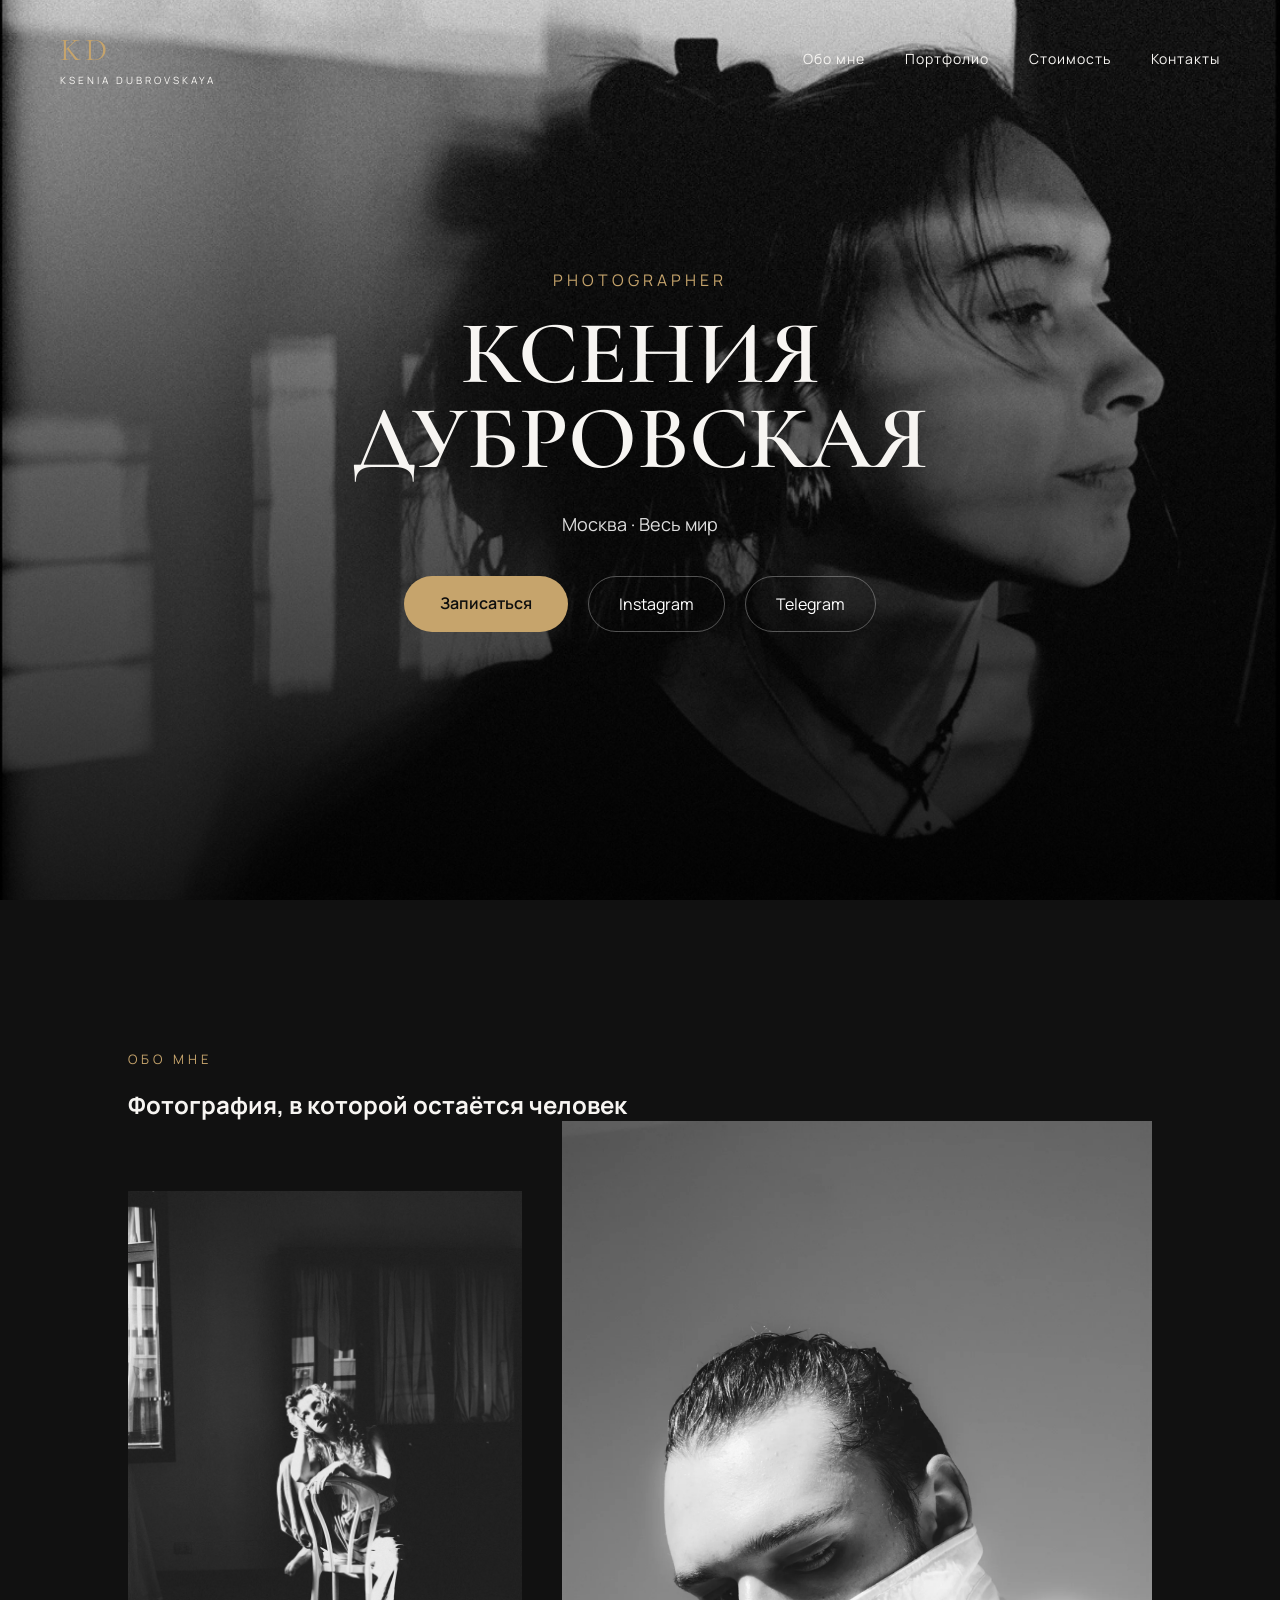
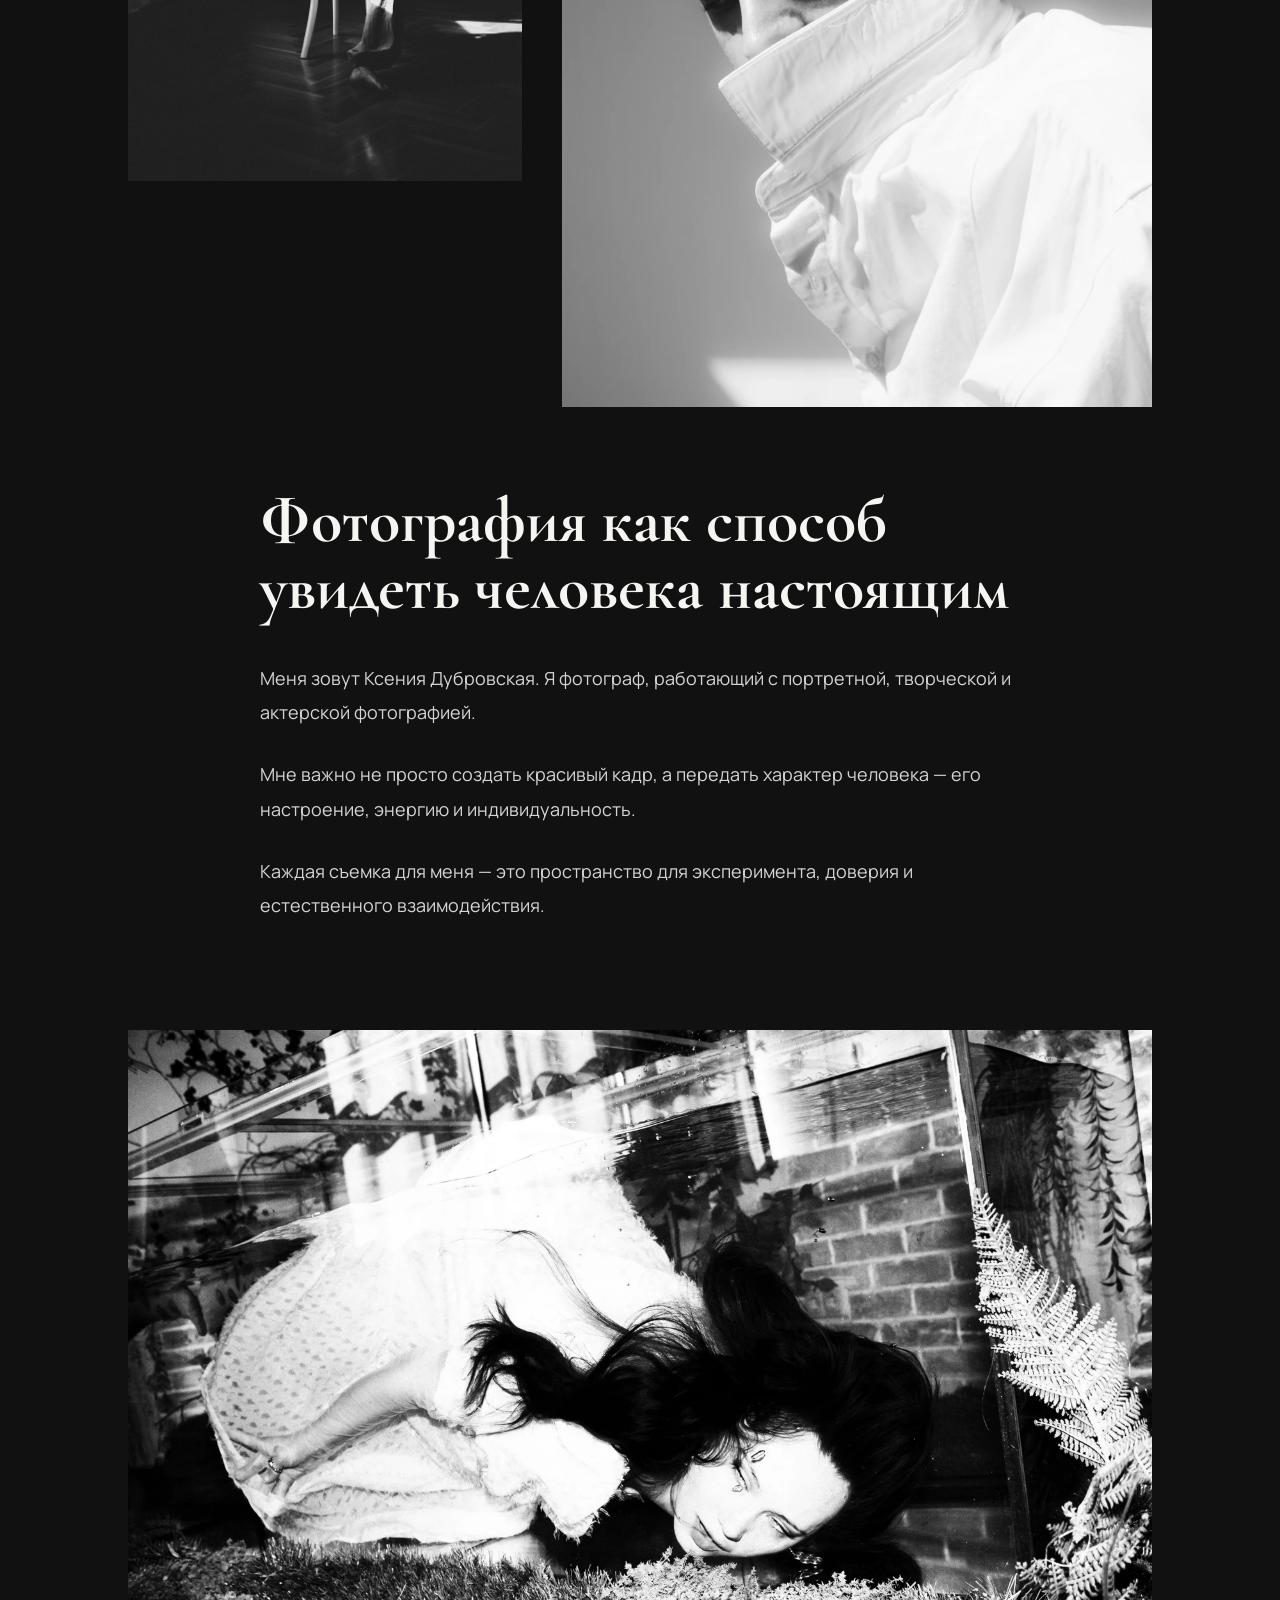
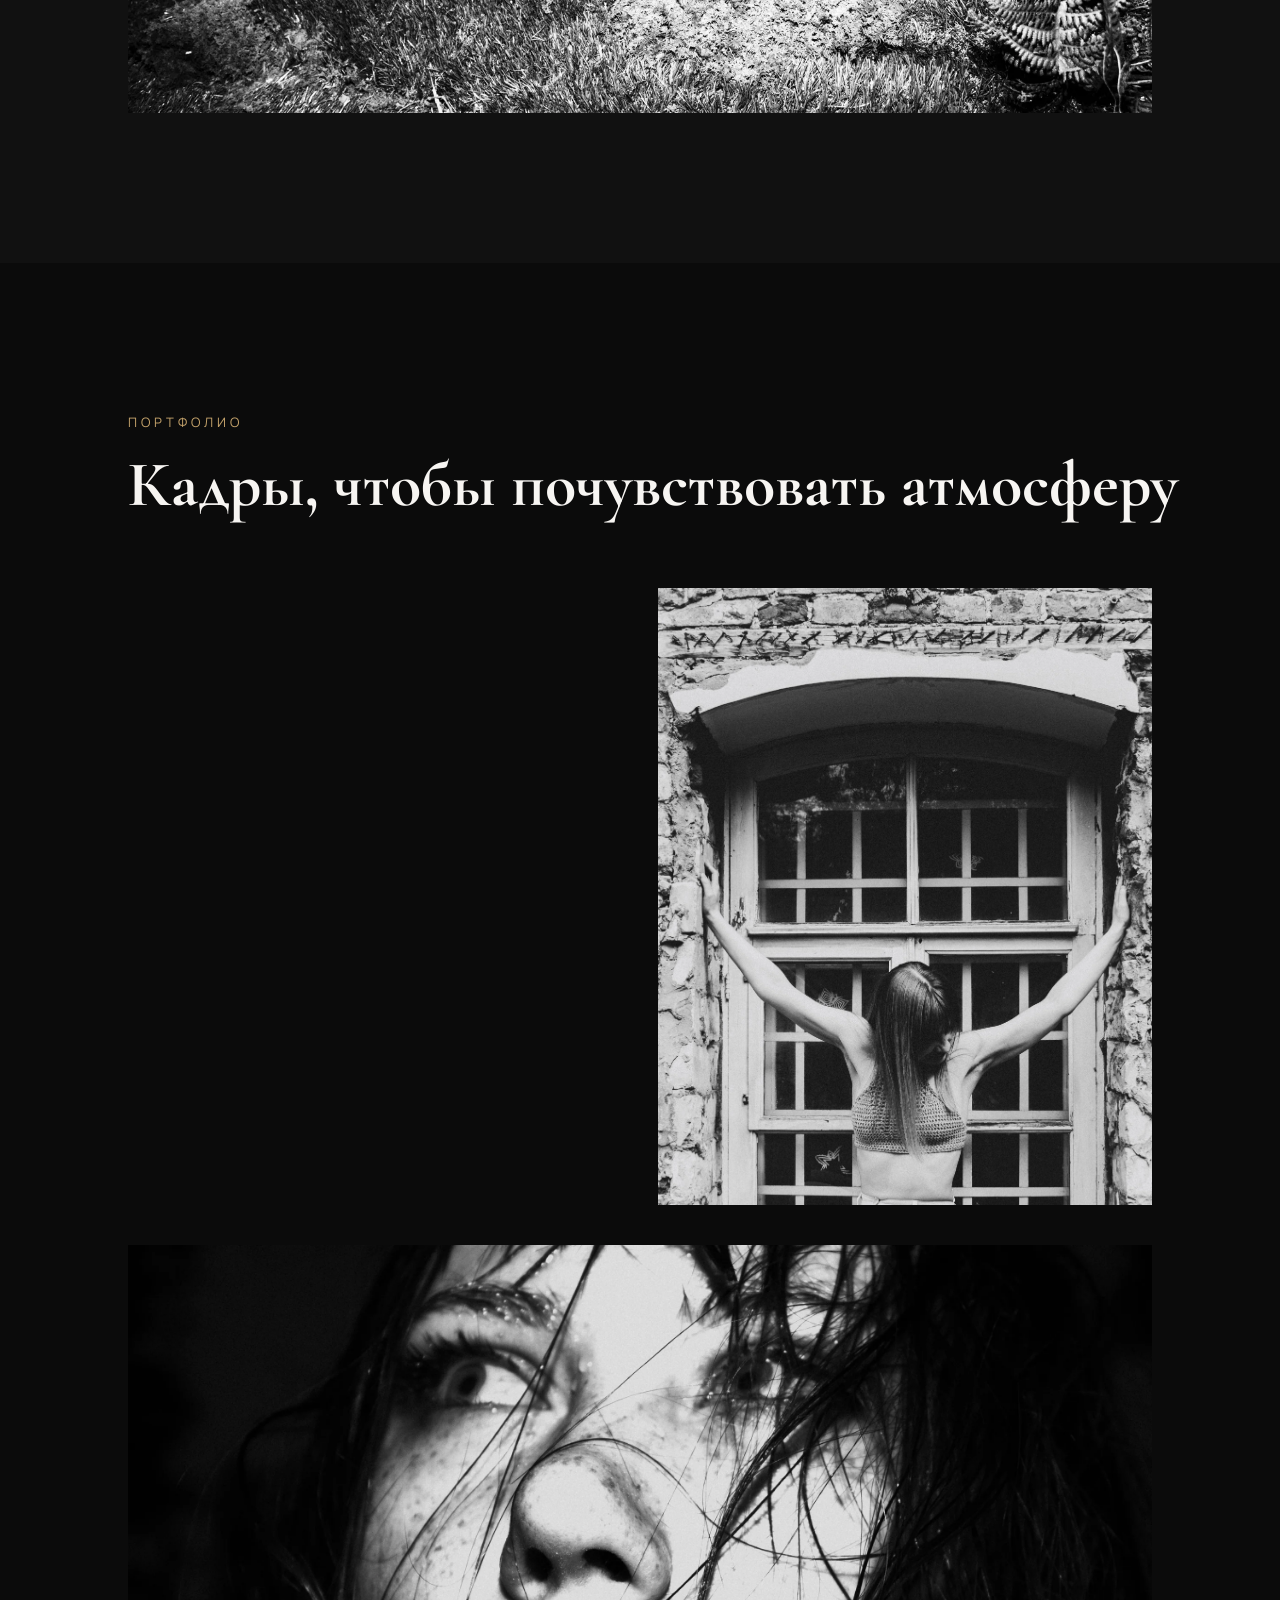
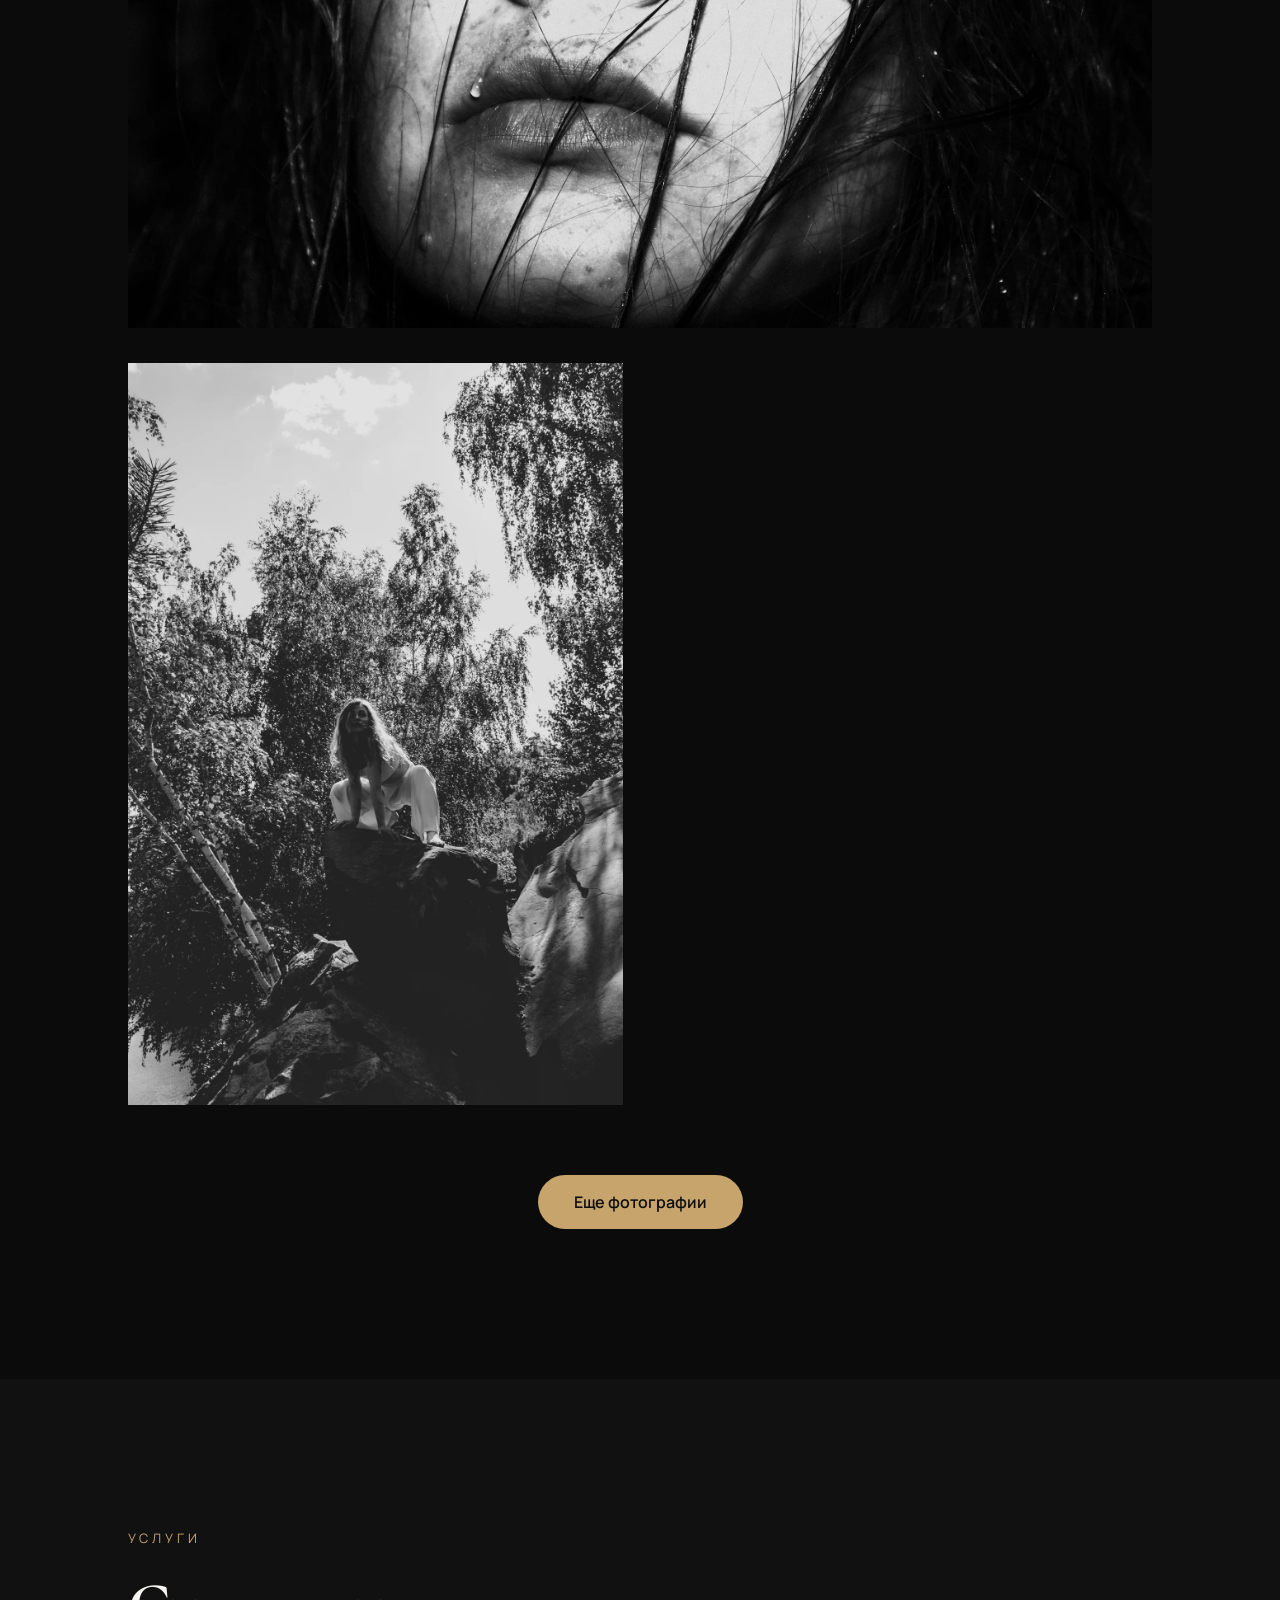
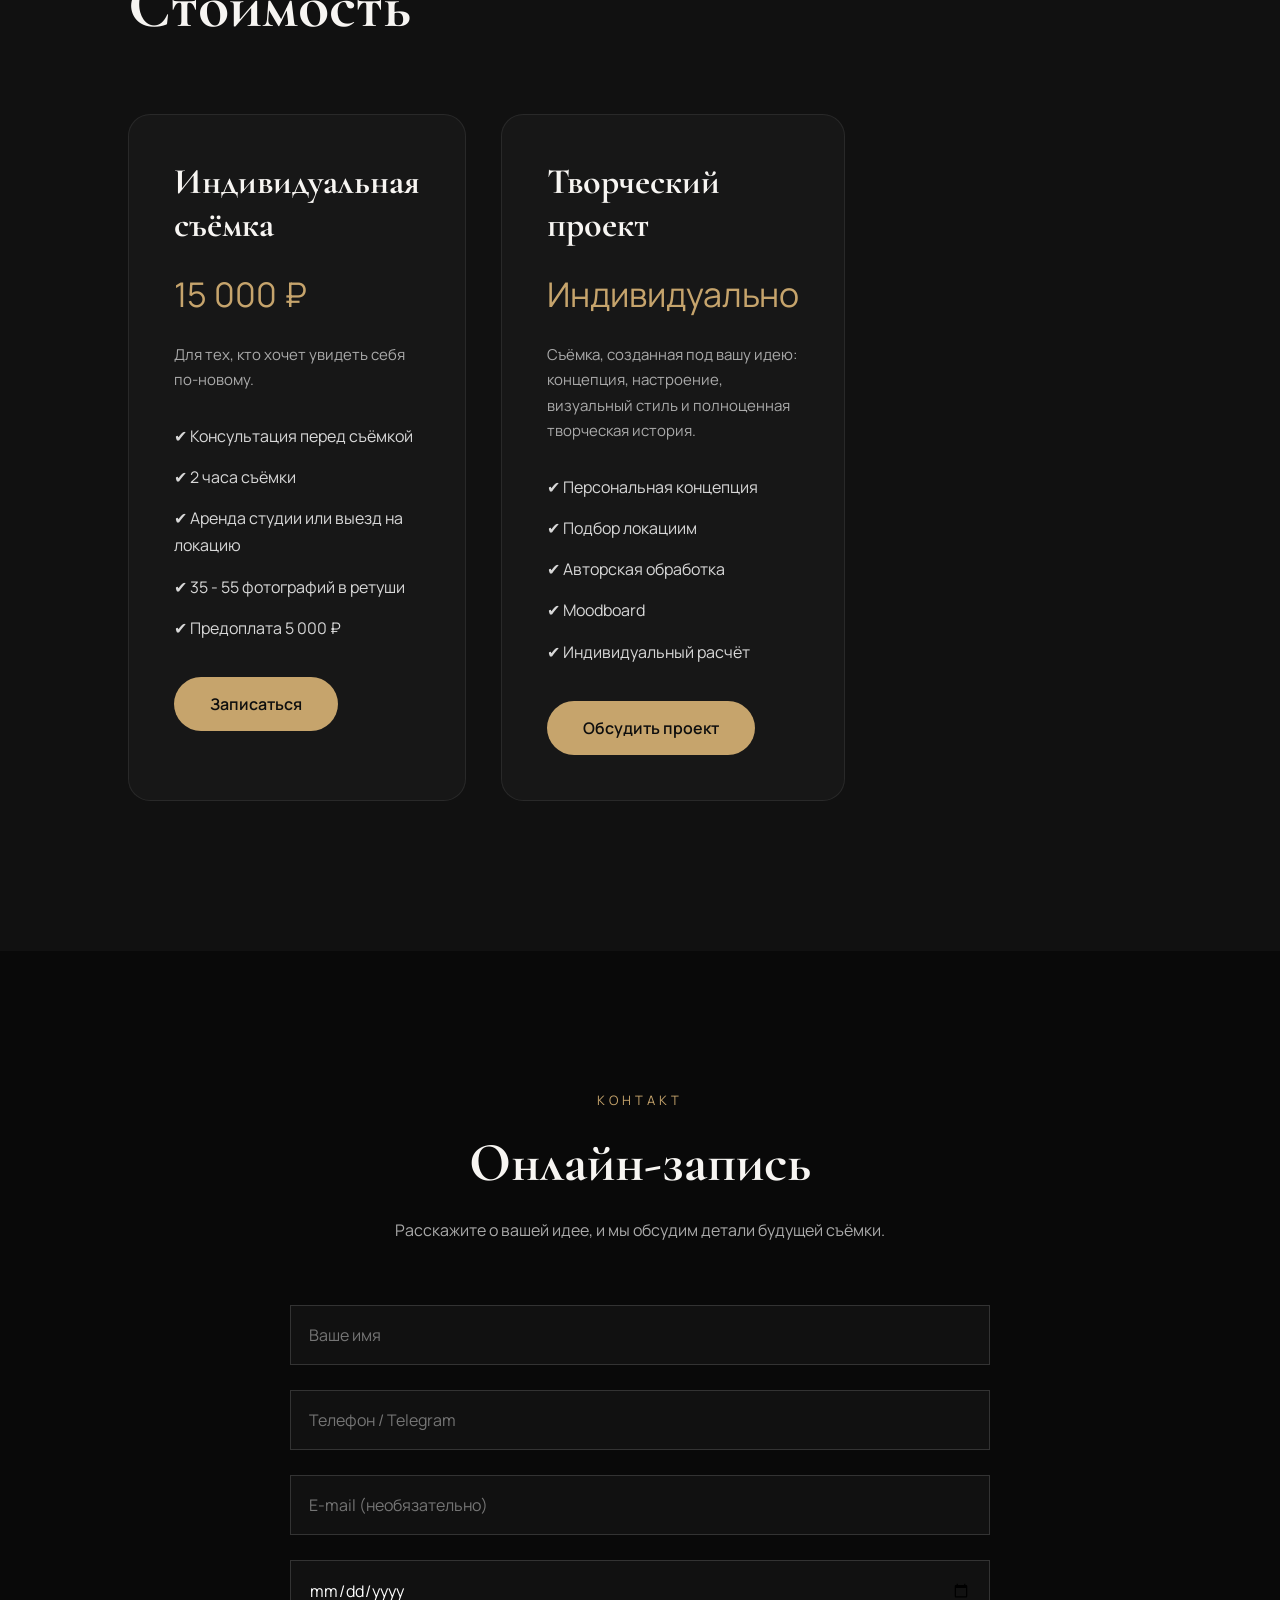
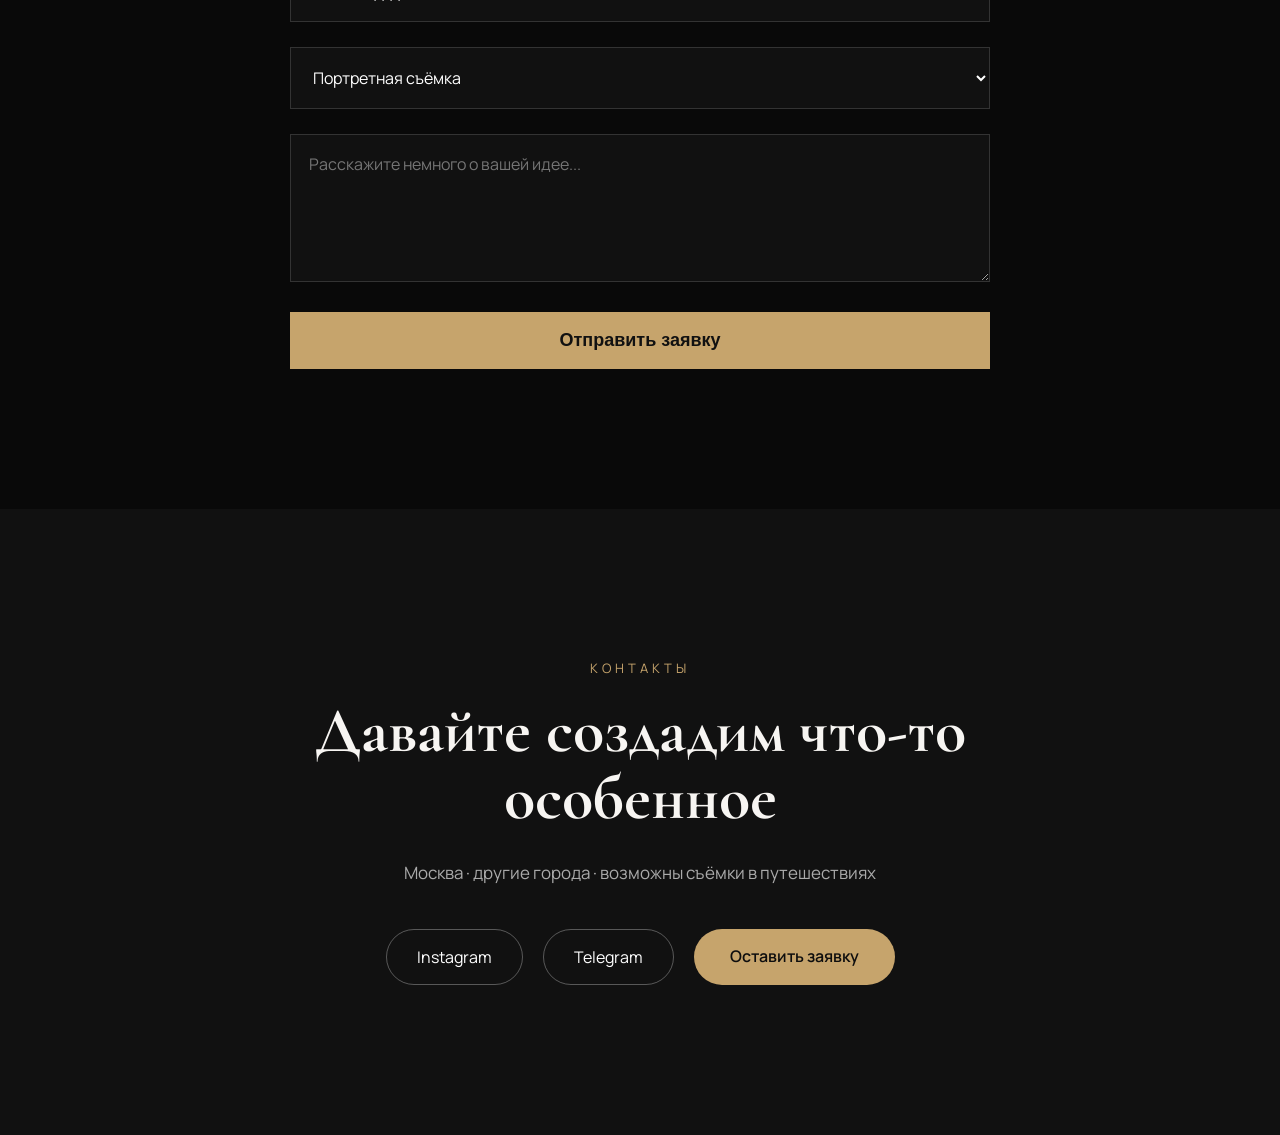
<file: index.html>
<!DOCTYPE html>
<html lang="ru">

<head>

    <meta charset="UTF-8">

    <meta
        name="viewport"
        content="width=device-width, initial-scale=1.0"
    >

    <link
    rel="preload"
    as="image"
    href="assets/hero/hero.webp"
    fetchpriority="high"
>

    <title>
        Ксения Дубровская | Creative Photographer
    </title>

    <meta
        name="description"
        content="Ксения Дубровская — творческая, портретная и актерская фотография. Москва и другие города."
    >

    <!-- AOS Animation -->

    <link
        rel="stylesheet"
        href="https://unpkg.com/aos@2.3.4/dist/aos.css"
    >

    <!-- Main CSS -->

    <link
        rel="stylesheet"
        href="css/style.css"
    >

    <!-- Google Fonts -->

    <link
        rel="preconnect"
        href="https://fonts.googleapis.com"
    >

    <link
        rel="preconnect"
        href="https://fonts.gstatic.com"
        crossorigin
    >

    <link
        href="https://fonts.googleapis.com/css2?family=Cormorant+Garamond:wght@400;500;600;700&family=Manrope:wght@300;400;500;600&display=swap"
        rel="stylesheet"
    >

</head>


<body>


<!-- =========================
     HEADER
========================= -->

<header class="header">

    <div class="logo">

        <span class="logo-kd">
            KD
        </span>

        <span class="logo-name">
            KSENIA DUBROVSKAYA
        </span>

    </div>


    <nav>

        <a href="#about">
            Обо мне
        </a>

        <a href="portfolio.html">
            Портфолио
        </a>

        <a href="#prices">
            Стоимость
        </a>

        <a href="#contacts">
            Контакты
        </a>

    </nav>

</header>



<!-- =========================
     HERO
========================= -->

<section class="hero">

    <div class="overlay"></div>


    <div
        class="hero-content"
        data-aos="fade-up"
    >

        <p class="subtitle">
            Photographer
        </p>


        <h1>

            КСЕНИЯ
            <br>
            ДУБРОВСКАЯ

        </h1>


        <p class="city">

            Москва · Весь мир

        </p>


        <div class="buttons">

            <a
                href="#booking"
                class="btn"
            >
                Записаться
            </a>


            <a
                href="https://www.instagram.com/dubrovskenia"
                target="_blank"
                rel="noopener noreferrer"
                class="social"
            >
                Instagram
            </a>


            <a
                href="https://t.me/shkseen"
                target="_blank"
                rel="noopener noreferrer"
                class="social"
            >
                Telegram
            </a>

        </div>

    </div>

</section>



<!-- =========================
     ABOUT
========================= -->

<section
    id="about"
    class="about"
>

    <div class="container">


        <p class="section-subtitle">
            ОБО МНЕ
        </p>


        <h2 data-aos="fade-up">
            Фотография,
            в которой остаётся человек
        </h2>


       <div class="about-editorial">

    <!-- TWO PHOTOS ABOVE TEXT -->

    <div class="about-top-photos">

        <div
            class="about-photo about-photo-01"
            data-aos="fade-up"
        >
            <img
                src="assets/about/about-01.webp"
                alt="Ксения Дубrovская — творческая фотография"
            >
        </div>

        <div
            class="about-photo about-photo-02"
            data-aos="fade-up"
        >
            <img
                src="assets/about/about-02.webp"
                alt="Ксения Дубrovская — фотограф"
            >
        </div>

    </div>


    <!-- TEXT -->

    <div
        class="about-text"
        data-aos="fade-up"
    >

        <h2>
            Фотография как способ
            увидеть человека настоящим
        </h2>

        <p>
            Меня зовут Ксения Дубровская.
            
            Я фотограф, работающий с портретной,
            творческой и актерской фотографией.
        </p>

        <p>
            Мне важно не просто создать красивый кадр,
            а передать характер человека — его настроение,
            энергию и индивидуальность.
        </p>

        <p>
            Каждая съемка для меня — это пространство
            для эксперимента, доверия и естественного
            взаимодействия.
        </p>

    </div>


    <!-- PHOTO BELOW TEXT -->

    <div
        class="about-photo about-photo-03"
        data-aos="fade-up"
    >

        <img
            src="assets/about/about-03.webp"
            alt="Творческая фотография Ксении Дубровской"
            loading="lazy"
    decoding="async"
        >

    </div>

</div>
</div>
    </div>

</section>



<!-- =========================
     PORTFOLIO PREVIEW
========================= -->

<section
    id="portfolio"
    class="portfolio"
>

    <div class="container">


        <p class="section-subtitle">
            ПОРТФОЛИО
        </p>


        <div
            class="portfolio-intro"
            data-aos="fade-up"
        >

            <h2>
                Кадры,
                чтобы почувствовать атмосферу
            </h2>


           

        </div>


        <!-- THREE PHOTOS -->

        <div class="portfolio-preview">

    <!-- TWO PHOTOS -->

    <div class="portfolio-row portfolio-row-two">

        <div class="portfolio-item" data-aos="fade-up">
            <img
                src="assets/gallery/01.webp"
                alt="Творческая фотография"
                loading="lazy"
    decoding="async"
            >
        </div>

        <div class="portfolio-item" data-aos="fade-up">
            <img
                src="assets/gallery/02.webp"
                alt="Творческая фотография"
                loading="lazy"
    decoding="async"
            >
        </div>

    </div>


    <!-- ONE PHOTO -->

    <div
        class="portfolio-item portfolio-item-large"
        data-aos="fade-up"
    >

        <img
            src="assets/gallery/03.webp"
            alt="Творческая фотография"
            loading="lazy"
    decoding="async"
        >

    </div>


    <!-- TWO PHOTOS -->

    <div class="portfolio-row portfolio-row-two">

        <div class="portfolio-item" data-aos="fade-up">

            <img
                src="assets/gallery/04.webp"
                alt="Творческая фотография"
                loading="lazy"
    decoding="async"
            >

        </div>

        <div class="portfolio-item" data-aos="fade-up">

            <img
                src="assets/gallery/05.webp"
                alt="Творческая фотография"
                loading="lazy"
    decoding="async"
            >

        </div>

    </div>

</div>


        <div
            class="portfolio-link"
            data-aos="fade-up"
        >

            <a
                href="portfolio.html"
                class="btn"
            >
                Еще фотографии
            </a>

        </div>

    </div>

</section>



<!-- =========================
     PRICES
========================= -->

<section
    id="prices"
    class="prices"
>

    <div class="container">


        <p class="section-subtitle">
            УСЛУГИ
        </p>


        <h2 data-aos="fade-up">
            Стоимость 
        </h2>


        <div class="price-grid">


            <!-- PORTRAIT -->

            <div
                class="price-card"
                data-aos="fade-up"
            >

                <h3>
                    Индивидуальная съёмка
                </h3>


                <div class="price">
                     15 000 ₽
                </div>


                <p class="price-description">
                    Для тех, кто хочет увидеть себя
                    по-новому.
                </p>


                <ul>

                    <li>
                        ✔ Консультация перед съёмкой
                    </li>

                     <li>
                        ✔ 2 часа съёмки
                    </li>

                    <li>
                          ✔ Аренда студии или выезд на локацию
                    </li>
                                               
                    <li>
                        ✔ 35 - 55 фотографий в ретуши
                    </li>

                    <li>
                         ✔ Предоплата 5 000 ₽
                    </li>

                                   
                </ul>


                <a
                    href="#booking"
                    class="btn"
                >
                    Записаться
                </a>

            </div>



            



            <!-- CREATIVE -->

            <div
                class="price-card"
                data-aos="fade-up"
            >

                <h3>
                    Творческий проект
                </h3>


                <div class="price">
                    Индивидуально
                </div>


                <p class="price-description">
                    Съёмка, созданная под вашу идею:
                    концепция, настроение, визуальный
                    стиль и полноценная творческая история.
                </p>


                <ul>

                    <li>
                        ✔ Персональная концепция
                    </li>

                    <li>
                        ✔ Подбор локациим
                    </li>

                    <li>
                        ✔ Авторская обработка
                    </li>

                    <li>
                        ✔ Moodboard
                    </li>

                    <li>
                        ✔ Индивидуальный расчёт
                    </li>

                </ul>


                <a
                    href="#booking"
                    class="btn"
                >
                    Обсудить проект
                </a>

            </div>


        </div>

    </div>

</section>



<!-- =========================
     BOOKING
========================= -->

<section
    id="booking"
    class="booking"
>

    <div
        class="booking-container"
        data-aos="fade-up"
    >


        <p class="section-subtitle">
            КОНТАКТ
        </p>


        <h2>
            Онлайн-запись
        </h2>


        <p class="booking-subtitle">
            Расскажите о вашей идее,
            и мы обсудим детали будущей съёмки.
        </p>


        <form id="bookingForm">


            <div class="input-group">

                <input
                    type="text"
                    id="name"
                    placeholder="Ваше имя"
                    required
                >

            </div>


            <div class="input-group">

                <input
                    type="tel"
                    id="phone"
                    placeholder="Телефон / Telegram"
                    required
                >

            </div>


            <div class="input-group">

                <input
                    type="email"
                    id="email"
                    placeholder="E-mail (необязательно)"
                >

            </div>


            <div class="input-group">

                <input
                    type="date"
                    id="date"
                >

            </div>


            <div class="input-group">

                <select id="service">

                    <option>
                        Портретная съёмка
                    </option>

                    <option>
                        Fashion
                    </option>

                    <option>
                        Lifestyle
                    </option>

                    <option>
                        Актёрское портфолио
                    </option>

                    <option>
                        Творческий проект
                    </option>

                    <option>
                        Другое
                    </option>

                </select>

            </div>


            <div class="input-group">

                <textarea
                    id="message"
                    rows="5"
                    placeholder="Расскажите немного о вашей идее..."
                ></textarea>

            </div>


            <button
                class="booking-btn"
                type="submit"
            >
                Отправить заявку
            </button>


        </form>


        <p
            id="successMessage"
            class="success-message"
        >
            Спасибо! Я свяжусь с вами совсем скоро.
        </p>


    </div>

</section>



<!-- =========================
     CONTACTS
========================= -->

<section
    id="contacts"
    class="contacts"
>

    <div class="container">

        <p class="section-subtitle">
            КОНТАКТЫ
        </p>


        <h2 data-aos="fade-up">
            Давайте создадим
            что-то особенное
        </h2>


        <p data-aos="fade-up">
            Москва · другие города · возможны съёмки
            в путешествиях
        </p>


        <div
            class="buttons"
            data-aos="fade-up"
        >

            <a
                href="https://www.instagram.com/dubrovskenia"
                target="_blank"
                rel="noopener noreferrer"
                class="social"
            >
                Instagram
            </a>


            <a
                href="https://t.me/shkseen"
                target="_blank"
                rel="noopener noreferrer"
                class="social"
            >
                Telegram
            </a>


            <a
                href="#booking"
                class="btn"
            >
                Оставить заявку
            </a>

        </div>

    </div>

</section>



<!-- =========================
     SCRIPTS
========================= -->

<script src="https://unpkg.com/aos@2.3.4/dist/aos.js"></script>

<script src="js/main.js"></script>


</body>

</html>
</file>
<file: css/style.css>
/* =========================================
   RESET
========================================= */

* {
    margin: 0;
    padding: 0;
    box-sizing: border-box;
}

html {
    scroll-behavior: smooth;
}

body {
    background: #090909;
    color: #f7f5f2;
    font-family: 'Manrope', sans-serif;
}

img {
    max-width: 100%;
    height: auto;
}

a {
    text-decoration: none;
}


/* =========================================
   CONTAINER
========================================= */

.container {
    width: min(1200px, 80%);
    margin: 0 auto;
}


/* =========================================
   HEADER
========================================= */

.header {
    position: fixed;
    top: 0;
    left: 0;
    width: 100%;

    padding: 30px 60px;

    display: flex;
    justify-content: space-between;
    align-items: center;

    z-index: 1000;

    background: linear-gradient(
        to bottom,
        rgba(0, 0, 0, 0.45),
        transparent
    );
}


/* LOGO */

.logo {
    display: flex;
    flex-direction: column;
    text-decoration: none;
}

.logo-kd {
    font-family: 'Cormorant Garamond', serif;
    font-size: 32px;
    color: #c6a46c;
    letter-spacing: 4px;
}

.logo-name {
    font-size: 10px;
    letter-spacing: 3px;
    margin-top: 4px;
    color: #f7f5f2;
}


/* NAVIGATION */

nav {
    display: flex;
    gap: 40px;
}

nav a {
    text-decoration: none;
    color: #f7f5f2;
    font-size: 14px;
    letter-spacing: 1px;
    transition: .3s;
}

nav a:hover {
    color: #c6a46c;
}


/* =========================================
   HERO
========================================= */

.hero {
    position: relative;

    min-height: 100vh;

   background-image: url("../assets/hero/hero.webp");
    background-size: cover;
    background-position: center;

    display: flex;
    justify-content: center;
    align-items: center;

    text-align: center;
}

.overlay {
    position: absolute;
    inset: 0;

    background:
        linear-gradient(
            180deg,
            rgba(0, 0, 0, .15),
            rgba(0, 0, 0, .60),
            rgba(0, 0, 0, .85)
        );
}

.hero-content {
    position: relative;
    z-index: 2;

    max-width: 900px;
    padding: 20px;
}

.subtitle {
    text-transform: uppercase;
    letter-spacing: 4px;
    color: #c6a46c;
    margin-bottom: 20px;
}

.hero h1 {
    font-family: 'Cormorant Garamond', serif;

    font-size: 90px;
    line-height: .95;
    font-weight: 600;

    margin-bottom: 30px;
}

.city {
    font-size: 18px;
    color: #ddd;
    margin-bottom: 40px;
}


/* =========================================
   BUTTONS
========================================= */

.buttons {
    display: flex;
    justify-content: center;
    gap: 20px;
    flex-wrap: wrap;
}

.btn {
    display: inline-block;

    text-decoration: none;

    background: #c6a46c;
    color: #0e0e0e;

    padding: 16px 36px;

    border-radius: 50px;

    font-weight: 600;

    transition: .3s;
}

.btn:hover {
    transform: translateY(-3px);
}

.social {
    display: inline-block;

    text-decoration: none;

    color: white;

    border: 1px solid rgba(255,255,255,.3);

    padding: 16px 30px;

    border-radius: 50px;

    transition: .3s;
}

.social:hover {
    border-color: #c6a46c;
    color: #c6a46c;
}


/* =========================================
   SECTION COMMON
========================================= */

section {
    position: relative;
}

.section-subtitle {
    color: #c6a46c;

    letter-spacing: 4px;

    text-transform: uppercase;

    margin-bottom: 20px;

    font-size: 13px;
}


/* =========================================
   ABOUT
========================================= */

.about {
    background: #111;
    padding: 150px 0;
}

.about-editorial {
    display: flex;
    flex-direction: column;

    gap: 80px;

    width: 100%;
}


/* TWO PHOTOS ABOVE TEXT */

.about-top-photos {
    display: grid;

    grid-template-columns: .8fr 1.2fr;

    gap: 40px;

    align-items: start;

    width: 100%;
}


/* ABOUT PHOTO */

.about-photo {
    overflow: hidden;
}

.about-photo img {
    display: block;

    width: 100%;
    height: auto;

    object-fit: contain;

    transition: transform .8s ease;
}

.about-photo:hover img {
    transform: scale(1.02);
}


/* PHOTO 01 */

.about-photo-01 {
    padding-top: 70px;
}


/* PHOTO 02 — WIDE */

.about-photo-02 {
    width: 100%;
}


/* TEXT */

.about-text {
    width: min(760px, 100%);
    margin: 0 auto;

    align-self: center;
}

.about-text h2 {
    font-family: 'Cormorant Garamond', serif;

    font-size: clamp(45px, 5vw, 70px);

    line-height: 1.05;

    margin-bottom: 40px;
}

.about-text p {
    color: #d4d4d4;

    font-size: 18px;

    line-height: 1.9;

    margin-bottom: 28px;
}


/* PHOTO 03 — BELOW TEXT */

.about-photo-03 {
    width: 100%;

    max-width: 1050px;

    margin: 0 auto;
}


/* =========================================
   PORTFOLIO PREVIEW — MAIN PAGE
========================================= */

.portfolio {
    padding: 150px 0;

    background: #0b0b0b;
}

.portfolio-intro {
    max-width: 1200px;

    margin-bottom: 70px;
}

.portfolio-intro h2 {
    font-family: 'Cormorant Garamond', serif;

    font-size: clamp(45px, 5vw, 70px);

    line-height: 1.05;

    margin-bottom: 25px;

    text-align: center;

    white-space: nowrap;
}

.portfolio-intro p {
    color: #aaa;

    font-size: 17px;

    line-height: 1.8;
}


/* =========================================
   MAIN PAGE PHOTO PREVIEW
========================================= */

.portfolio-preview {
    display: flex;

    flex-direction: column;

    gap: 35px;

    width: 100%;
}


/* TWO PHOTOS */

.portfolio-row-two {
    display: grid;

    grid-template-columns: 1fr 1fr;

    gap: 35px;

    width: 100%;
}


/* ONE LARGE PHOTO */

.portfolio-item-large {
    width: 100%;
}


/* PHOTO */

.portfolio-item {
    overflow: hidden;

    background: transparent;
}

.portfolio-item img {
    display: block;

    width: 100%;

    height: auto;

    object-fit: contain;

    transition: transform .8s ease;
}

.portfolio-item:hover img {
    transform: scale(1.015);
}


/* BUTTON UNDER PREVIEW */

.portfolio-link {
    margin-top: 70px;

    text-align: center;
}


/* =========================================
   PRICES
========================================= */

.prices {
    padding: 150px 0;

    background: #111;
}

.prices > .container > h2 {
    font-family: 'Cormorant Garamond', serif;

    font-size: clamp(45px, 5vw, 65px);

    margin-bottom: 20px;
}

.price-grid {
    margin-top: 70px;

    display: grid;

    grid-template-columns: repeat(3, 1fr);

    gap: 35px;
}

.price-card {
    background: #171717;

    border: 1px solid rgba(255,255,255,.08);

    border-radius: 22px;

    padding: 45px;

    position: relative;

    transition: .4s ease;
}

.price-card:hover {
    transform: translateY(-10px);

    border-color: #c6a46c;

    box-shadow:
        0 25px 60px rgba(0,0,0,.45);
}

.price-card h3 {
    font-family: 'Cormorant Garamond', serif;

    font-size: 36px;

    margin-bottom: 25px;
}

.price {
    font-size: 34px;

    color: #c6a46c;

    margin-bottom: 25px;
}

.price-description {
    color: #aaa;

    line-height: 1.7;

    font-size: 15px;

    margin-bottom: 30px;
}

.price-card ul {
    list-style: none;

    margin-bottom: 35px;
}

.price-card li {
    margin-bottom: 14px;

    color: #d8d8d8;

    line-height: 1.7;
}


/* FEATURED */

.featured {
    border: 2px solid #c6a46c;

    transform: scale(1.03);
}

.badge {
    position: absolute;

    top: -14px;

    left: 50%;

    transform: translateX(-50%);

    background: #c6a46c;

    color: #111;

    padding: 8px 18px;

    border-radius: 40px;

    font-size: 13px;

    font-weight: 700;

    letter-spacing: 1px;

    white-space: nowrap;
}


/* =========================================
   BOOKING
========================================= */

.booking {
    padding: 140px 0;

    background: #090909;
}

.booking-container {
    max-width: 700px;

    margin: auto;
}

.booking .section-subtitle {
    text-align: center;
}

.booking h2 {
    font-family: 'Cormorant Garamond', serif;

    font-size: 55px;

    text-align: center;

    margin-bottom: 20px;
}

.booking-subtitle {
    text-align: center;

    color: #aaa;

    line-height: 1.8;

    margin-bottom: 60px;
}

.input-group {
    margin-bottom: 25px;
}

.booking input,
.booking textarea,
.booking select {
    width: 100%;

    padding: 18px;

    background: #111;

    border: 1px solid #333;

    color: white;

    font-family: 'Manrope', sans-serif;

    font-size: 16px;

    transition: .35s;
}

.booking input:focus,
.booking textarea:focus,
.booking select:focus {
    outline: none;

    border-color: #c6a46c;
}

.booking textarea {
    resize: vertical;
}

.booking-btn {
    width: 100%;

    padding: 18px;

    background: #c6a46c;

    color: #111;

    font-size: 18px;

    font-weight: 600;

    border: none;

    cursor: pointer;

    transition: .3s;
}

.booking-btn:hover {
    background: #d6a66d;
}

.success-message {
    display: none;

    margin-top: 25px;

    text-align: center;

    color: #c6a46c;

    font-size: 18px;
}


/* =========================================
   CONTACTS
========================================= */

.contacts {
    padding: 150px 0;

    background: #111;

    text-align: center;
}

.contacts h2 {
    font-family: 'Cormorant Garamond', serif;

    font-size: clamp(45px, 5vw, 70px);

    line-height: 1.05;

    max-width: 800px;

    margin: 0 auto 30px;
}

.contacts p:not(.section-subtitle) {
    color: #aaa;

    font-size: 17px;

    margin-bottom: 45px;
}


/* =========================================
   FULL PORTFOLIO PAGE
========================================= */

.full-portfolio {
    min-height: 100vh;

    padding: 170px 0 120px;

    background: #090909;
}


/* =========================================
   PORTFOLIO HEADER
========================================= */

.portfolio-header {
    width: min(1200px, 88%);

    margin: 0 auto 80px;

    text-align: center;
}

.portfolio-header h1 {
    font-family: 'Cormorant Garamond', serif;

    font-size: clamp(55px, 7vw, 100px);

    line-height: .95;

    font-weight: 500;

    margin-bottom: 30px;
}

.portfolio-description {
    color: #aaa;

    font-size: 17px;

    line-height: 1.7;
}


/* =========================================
   FULL PORTFOLIO COLLAGE
========================================= */

.full-gallery {
    width: 90%;
    max-width: 1500px;

    margin: 0 auto;

    column-count: 3;
    column-gap: 22px;
}


/* =========================================
   PHOTO
========================================= */

.full-gallery-item {
    display: block;

    width: 100%;

    margin: 0 0 22px;

    break-inside: avoid;

    overflow: hidden;

    text-decoration: none;

    background: transparent;
}


/* IMAGE */

.full-gallery-item img {
    display: block;

    width: 100%;
    height: auto;

    object-fit: contain;

    opacity: 1;
    transition:
        opacity .8s ease,
        transform .7s cubic-bezier(.2,.6,.2,1),
        filter .7s ease;
}

.full-gallery-item img.loaded {
    opacity: 1;
}


/* =========================================
   HOVER
========================================= */

.full-gallery-item:hover img {
    transform: scale(1.025);

    filter: brightness(1.04);
}


/* =========================================
   TABLET
========================================= */

@media (max-width: 1000px) {

    .full-gallery {
        width: 92%;

        column-count: 2;
        column-gap: 18px;
    }

    .full-gallery-item {
        margin-bottom: 18px;
    }

}


/* =========================================
   MOBILE
========================================= */

@media (max-width: 600px) {

    .full-gallery {
        width: 92%;

        column-count: 3;
        column-gap: 10px;
    }

    .full-gallery-item {
        margin-bottom: 18px;
    }

}


/* =========================================
   TABLET
========================================= */

@media (max-width: 1000px) {

    .header {
        padding: 25px 30px;
    }

    nav {
        gap: 20px;
    }


    /* ABOUT */

    .about-top-photos {
        grid-template-columns: 1fr;
    }

    .about-photo-01 {
        padding-top: 0;
    }

    .about-photo-03 {
        max-width: 900px;
    }


    /* PRICES */

    .price-grid {
        grid-template-columns: 1fr;
    }

    .featured {
        transform: none;
    }


    /* FULL PORTFOLIO */

    .full-gallery {
        width: 90%;

        column-count: 2;

        column-gap: 20px;
    }

}


/* =========================================
   MOBILE
========================================= */

@media (max-width: 768px) {

    .container {
        width: 88%;
    }


    /* HEADER */

    .header {
        top: 0;
        margin-top: 0;
        padding: 20px;
        flex-direction: column;
        gap: 15px;
        background: rgba(0, 0, 0, 0.92);
    }

    nav {
        gap: 15px;

        flex-wrap: wrap;

        justify-content: center;
    }

    nav a {
        font-size: 12px;
    }


    /* HERO */

    .hero h1 {
        font-size: 48px;
    }

    .hero {
        background-position: right center;
    }

    .buttons {
        flex-direction: column;

        align-items: center;
    }


    /* SECTIONS */

    .about,
    .portfolio,
    .prices,
    .booking,
    .contacts {
        padding: 100px 0;
    }


    /* ABOUT */

    .about-editorial {
        gap: 45px;
    }

    .about-top-photos {
        grid-template-columns: 1fr;

        gap: 30px;
    }

    .about-photo-01 {
        padding-top: 0;
    }

    .about-photo-03 {
        width: 100%;
    }

    .about-text {
        width: 100%;
    }

    .about-text h2 {
        font-size: 46px;
    }

    .about-text p {
        font-size: 17px;
    }


    /* PORTFOLIO PREVIEW */

    .portfolio-intro h2 {
        white-space: normal;

        font-size: 46px;
    }

    .portfolio-row-two {
        grid-template-columns: 1fr;

        gap: 30px;
    }

    .portfolio-preview {
        gap: 30px;
    }


    /* BOOKING */

    .booking h2 {
        font-size: 46px;
    }


    /* FULL PORTFOLIO */

    .full-portfolio {
        padding: 140px 0 80px;
    }

    .portfolio-header {
        width: 88%;

        margin-bottom: 60px;
    }

    .portfolio-header h1 {
        font-size: 56px;
    }

    .portfolio-description {
        font-size: 15px;
    }

    .full-gallery {
        width: 92%;

        column-count: 3;
        column-gap: 10px;
    }

    .full-gallery-item {
        margin-bottom: 18px;
    }

}
.full-gallery-item img[data-src] {
    opacity: 0;
}

.full-gallery-item img.loaded {
    opacity: 1;
}


/* =========================================
   FIXED PORTFOLIO GALLERY COLUMNS
========================================= */

.full-gallery {
    display: grid;
    grid-template-columns: repeat(3, minmax(0, 1fr));

    column-count: unset;
    column-width: unset;

    column-gap: 22px;
    align-items: start;
}

.full-gallery-column {
    display: flex;
    flex-direction: column;

    min-width: 0;
    gap: 22px;
}

.full-gallery-item {
    display: block;
    width: 100%;
    margin: 0;

    break-inside: auto;
}


/* TABLET — TWO COLUMNS */

@media (min-width: 769px) and (max-width: 1000px) {

    .full-gallery {
        grid-template-columns: repeat(2, minmax(0, 1fr));
        column-gap: 20px;
    }

    .full-gallery-column {
        gap: 20px;
    }

}


/* MOBILE — THREE COLUMNS */

@media (max-width: 768px) {

    .full-gallery {
        grid-template-columns: repeat(3, minmax(0, 1fr));
        column-gap: 10px;
    }

    .full-gallery-column {
        gap: 18px;
    }

}
</file>
